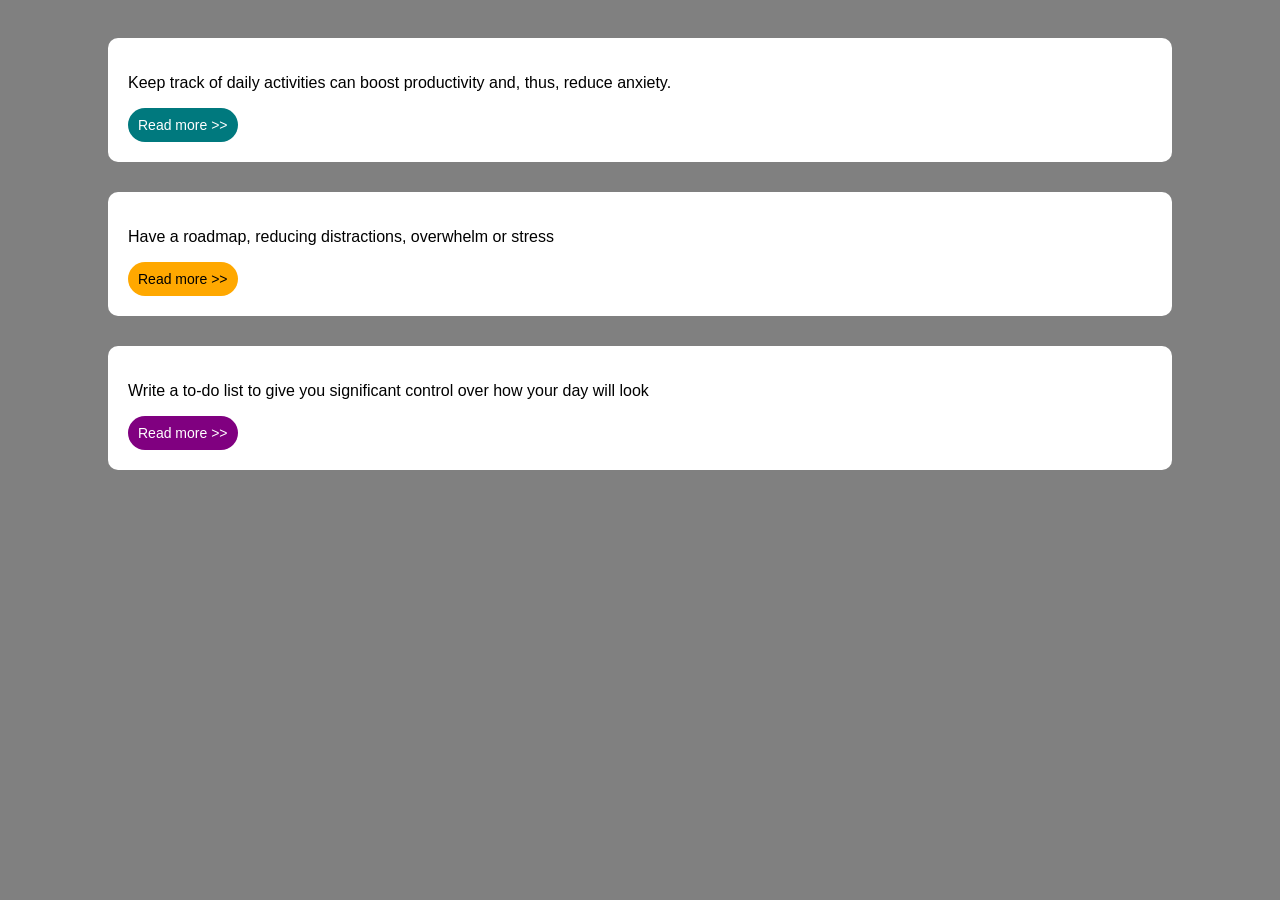
<file: EX-1/index.html>
<!DOCTYPE html>
<html lang="en">
<head>
    <meta charset="UTF-8">
    <meta http-equiv="X-UA-Compatible" content="IE=edge">
    <meta name="viewport" content="width=device-width, initial-scale=1.0">
    <link rel="stylesheet" href="style.css">
</head>
<body>

  <div class="card">
      <p>Keep track of daily activities can boost productivity and, thus, reduce anxiety.</p>
      <button class="btn cyan">Read more >></button>
  </div>
  <div class="card">
      <p>Have a roadmap, reducing distractions, overwhelm or stress</p>
      <button class="btn yellow">Read more >></button>
  </div>
  <div class="card">
      <p>Write a to-do list to give you significant control over how your day will look</p>
      <button class="btn purple">Read more >></button>
  </div>
</body>
</html>
</file>
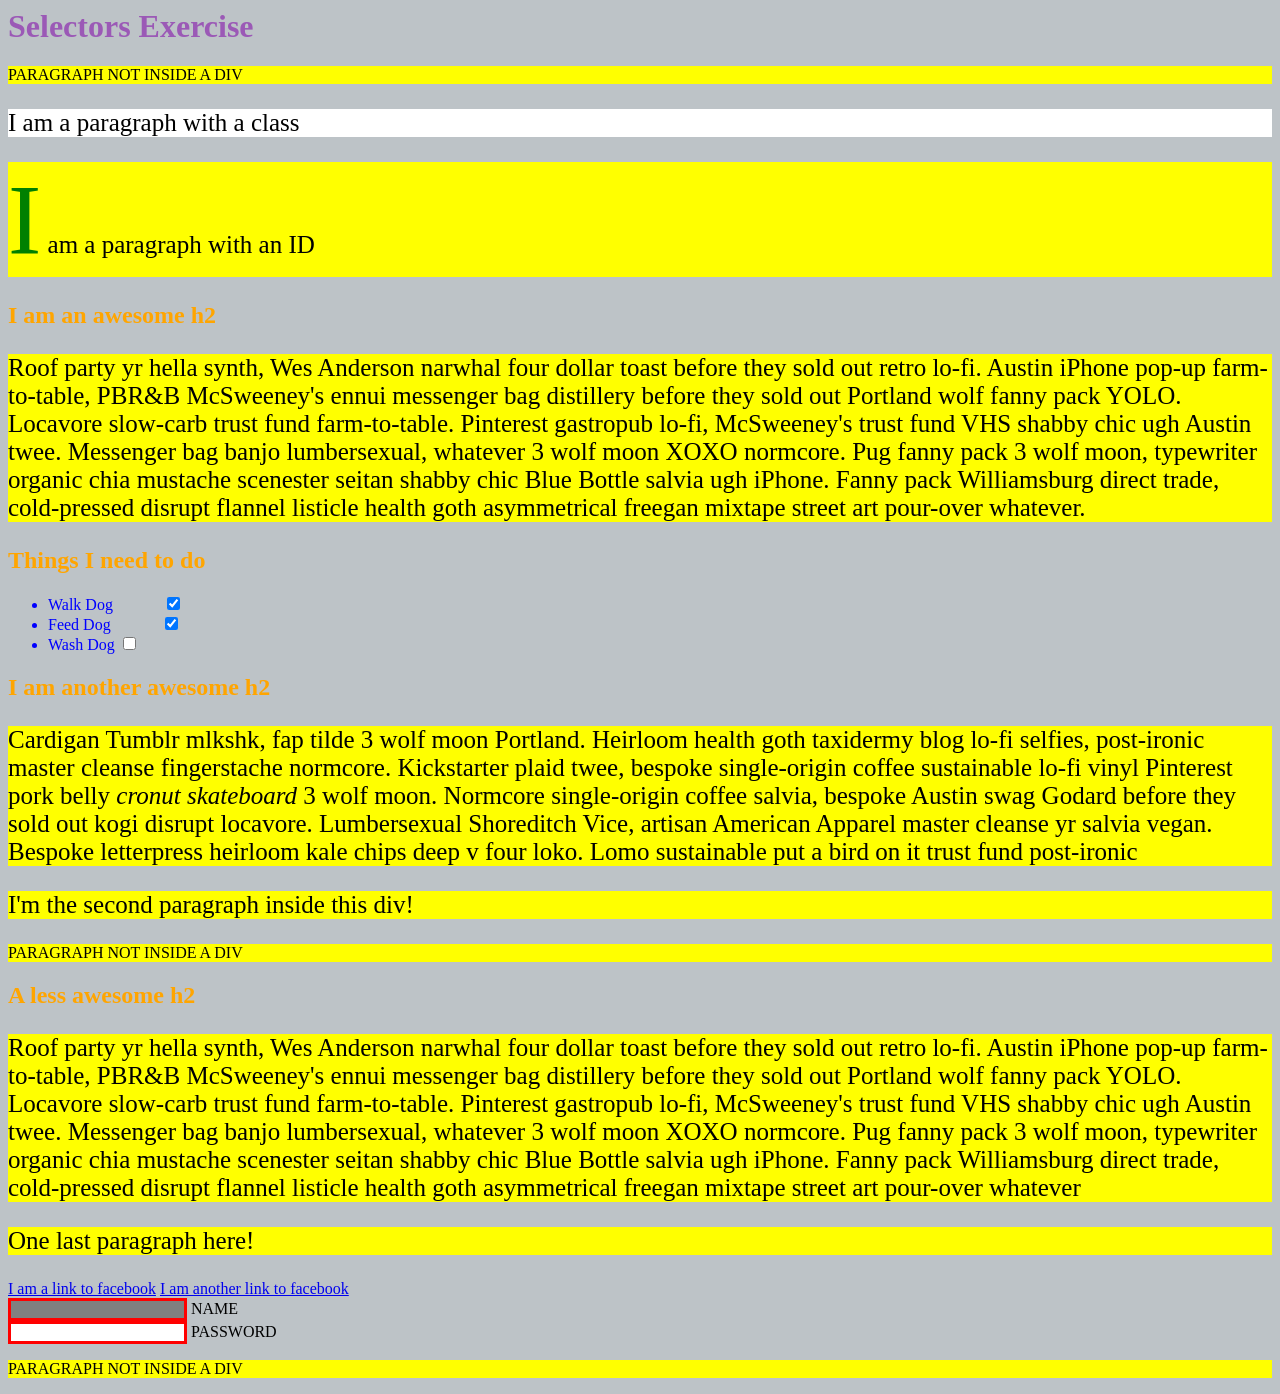
<file: EX-2/index.html>
<html>
  <head>
    <meta charset="UTF-8" />
    <title>Selectors Exercise</title>
    <link rel="stylesheet" type="text/css" href="selectors.css" />
  </head>
  <body>
    <h1>Selectors Exercise</h1>

    <p>PARAGRAPH NOT INSIDE A DIV</p>

    <div>
      <p class="hello">I am a paragraph with a class</p>
      <p id="special">I am a paragraph with an ID</p>

      <h2>I am an awesome h2</h2>

      <p>
        Roof party yr hella synth, Wes Anderson narwhal four dollar toast before
        they sold out retro lo-fi. Austin iPhone pop-up farm-to-table, PBR&B
        McSweeney's ennui messenger bag distillery before they sold out Portland
        wolf fanny pack YOLO. Locavore slow-carb trust fund farm-to-table.
        Pinterest gastropub lo-fi, McSweeney's trust fund VHS shabby chic ugh
        Austin twee. Messenger bag banjo lumbersexual, whatever 3 wolf moon XOXO
        normcore. Pug fanny pack 3 wolf moon, typewriter organic chia mustache
        scenester seitan shabby chic Blue Bottle salvia ugh iPhone. Fanny pack
        Williamsburg direct trade, cold-pressed disrupt flannel listicle health
        goth asymmetrical freegan mixtape street art pour-over whatever.
      </p>
    </div>

    <div>
      <h2>Things I need to do</h2>

      <ul>
        <li>Walk Dog <input type="checkbox" checked /></li>
        <li>Feed Dog <input type="checkbox" checked /></li>
        <li>Wash Dog <input type="checkbox" /></li>
      </ul>
    </div>

    <div>
      <h2>I am another awesome h2</h2>

      <p>
        Cardigan Tumblr mlkshk, fap tilde 3 wolf moon Portland. Heirloom health
        goth taxidermy blog lo-fi selfies, post-ironic master cleanse
        fingerstache normcore. Kickstarter plaid twee, bespoke single-origin
        coffee sustainable lo-fi vinyl Pinterest pork belly
        <em>cronut skateboard</em> 3 wolf moon. Normcore single-origin coffee
        salvia, bespoke Austin swag Godard before they sold out kogi disrupt
        locavore. Lumbersexual Shoreditch Vice, artisan American Apparel master
        cleanse yr salvia vegan. Bespoke letterpress heirloom kale chips deep v
        four loko. Lomo sustainable put a bird on it trust fund post-ironic
      </p>

      <p>I'm the second paragraph inside this div!</p>
    </div>

    <p>PARAGRAPH NOT INSIDE A DIV</p>

    <div>
      <h2>A less awesome h2</h2>

      <p>
        Roof party yr hella synth, Wes Anderson narwhal four dollar toast before
        they sold out retro lo-fi. Austin iPhone pop-up farm-to-table, PBR&B
        McSweeney's ennui messenger bag distillery before they sold out Portland
        wolf fanny pack YOLO. Locavore slow-carb trust fund farm-to-table.
        Pinterest gastropub lo-fi, McSweeney's trust fund VHS shabby chic ugh
        Austin twee. Messenger bag banjo lumbersexual, whatever 3 wolf moon XOXO
        normcore. Pug fanny pack 3 wolf moon, typewriter organic chia mustache
        scenester seitan shabby chic Blue Bottle salvia ugh iPhone. Fanny pack
        Williamsburg direct trade, cold-pressed disrupt flannel listicle health
        goth asymmetrical freegan mixtape street art pour-over whatever
      </p>

      <p>One last paragraph here!</p>

      <a href="https://www.facebook.com">I am a link to facebook</a>
      <a href="https://www.facebook.com">I am another link to facebook</a>
      <br />

      <input type="text" name="name" /><label> Name</label><br />
      <input type="password" name="password" /><label> Password</label><br />
    </div>

    <p>PARAGRAPH NOT INSIDE A DIV</p>
  </body>
</html>
</file>
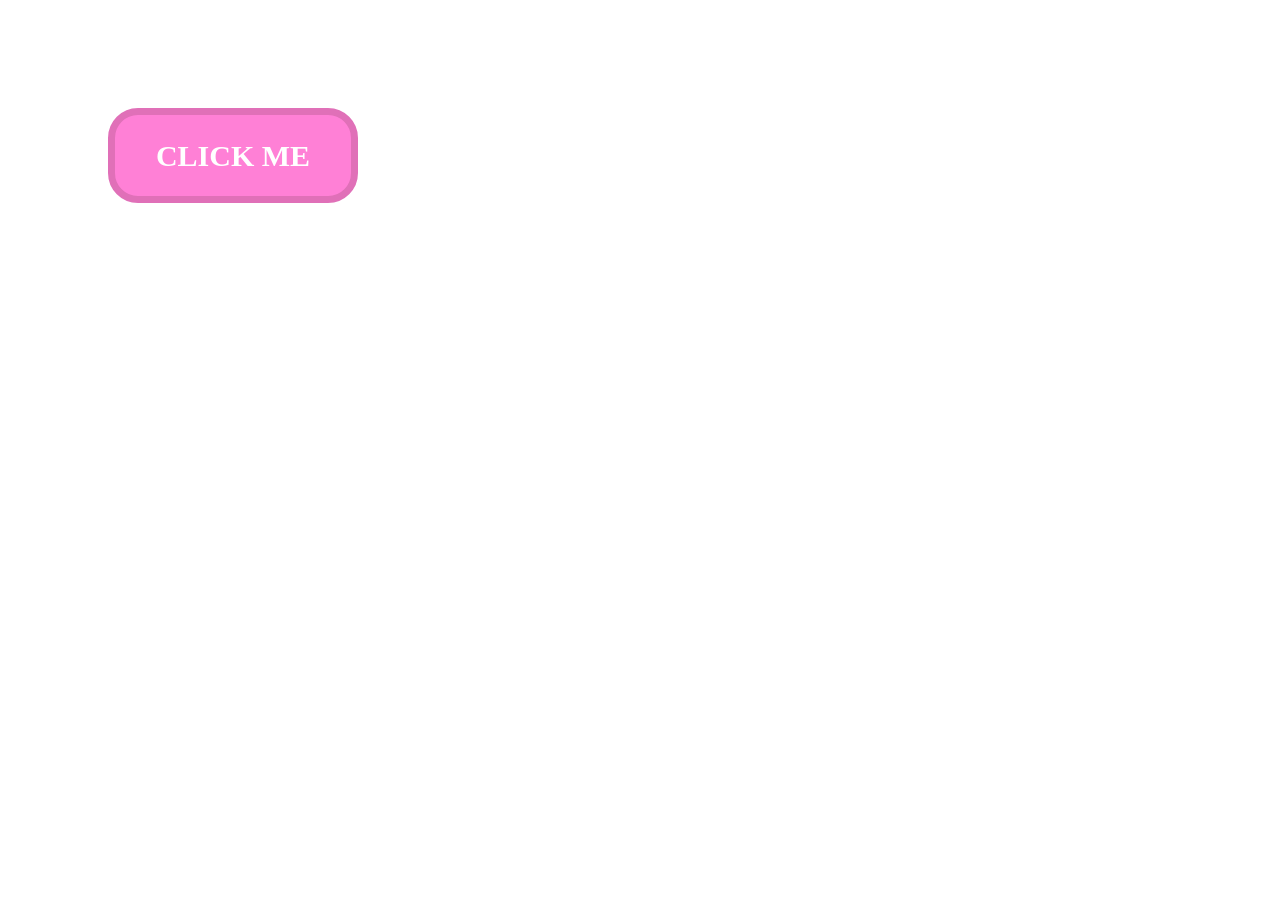
<file: EX-3/index.html>
<!DOCTYPE html>
<html lang="en">
  <head>
    <meta charset="UTF-8" />
    <link rel="stylesheet" type="text/css" href="style.css" />
  </head>
  <body>
    <button>Click me</button>
  </body>
</html>
</file>
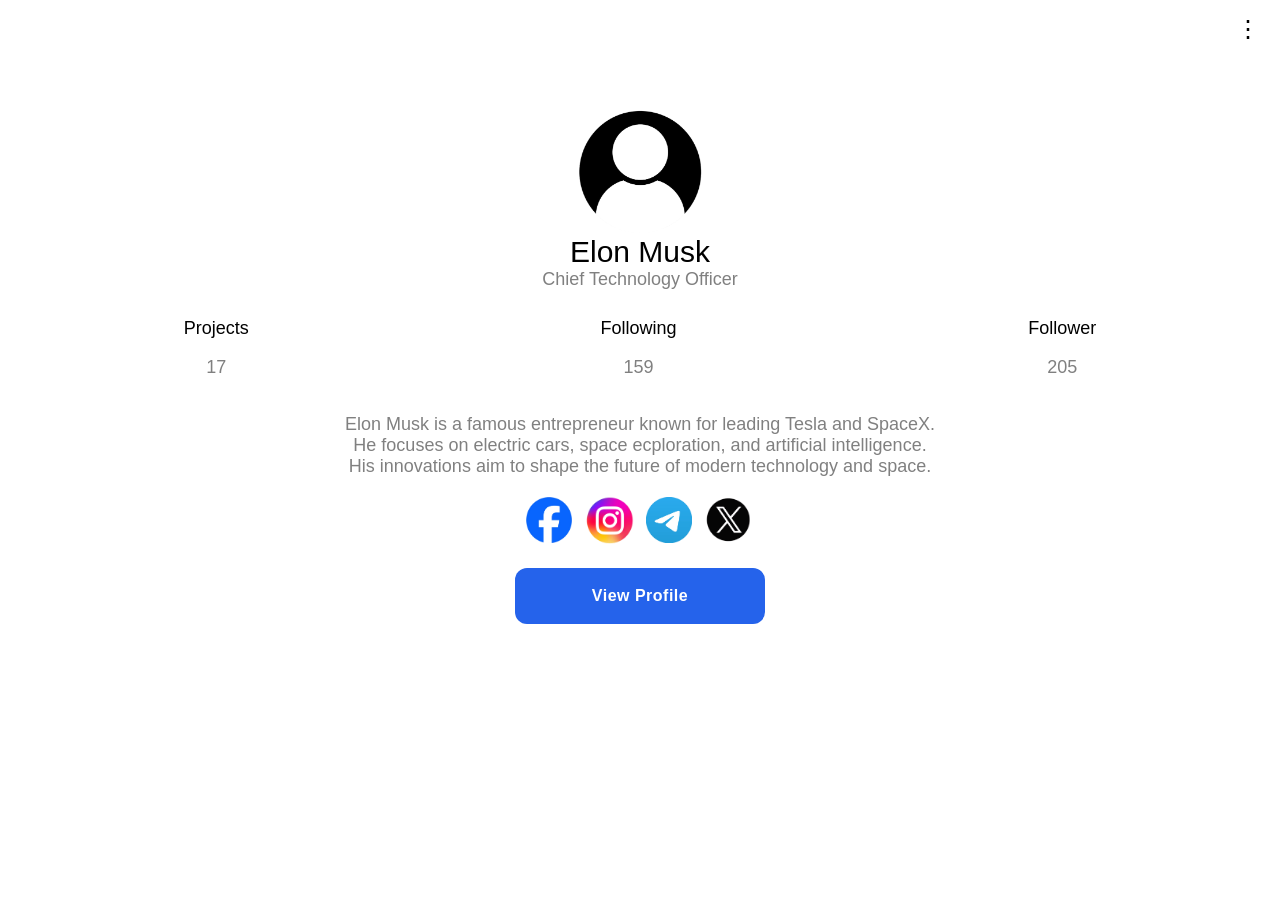
<file: EX-4/index.html>
<!DOCTYPE html>
<html lang="en">
<head>
    <meta charset="UTF-8">
    <link rel="stylesheet" type="text/css" href="style.css" />
</head>
<body>

    <button class="menu">&#8942</button>

    <div class="pfp">
        <img src="image/pfp.png" width="135px">
    </div>
    
    <div class="title">
        <p class="name">Elon Musk</p>
        <p class="job">Chief Technology Officer</p> 
    </div>

    <div class="stats">
        <div class="stat">
            <p class="topic">Projects</p>
            <p>17</p>
        </div>

        <div class="stat">
            <p class="topic">Following</p>
            <p>159</p>
        </div>

        <div class="stat">
            <p class="topic">Follower</p>
            <p>205</p>
        </div>
    </div>

    
    <p>
        Elon Musk is a famous entrepreneur known for leading Tesla and SpaceX.<br>
        He focuses on electric cars, space ecploration, and artificial intelligence.<br>
        His innovations aim to shape the future of modern technology and space.
    </p>
   

    <div class="contact">
        <button><img src="image/facebook.png" width="46px"></button>  
        <button><img src="image/instagram.png" width="50px"></button>
        <button><img src="image/telegram.png" width="46px"></button>
        <button><img src="image/x.png" width="50px"></button>
    </div>    

    <button class="viewprofile">View Profile</button>

</body>
</html>
</file>
<file: EX-1/style.css>
body {
    background-color: gray;
    font-family: sans-serif;
    padding-top: 30px;
}
.card {
    background-color: white;
    border-radius: 10px;
    padding: 20px;
    margin-left: 100px;
    margin-right: 100px;
    margin-bottom: 30px ;
}
.btn {
    padding: 9px 10px; 
    border-radius: 30px;
    border: none;
    font-size: 14px;
}
.cyan {
    background-color: #00797E;
    color: white;
}
.yellow {
    background-color: #FFA800;
    color: black;
}
.purple {
    background-color: #800080;
    color: white;
}
.btn:hover {                        /* when the mouse is over any element with class "btn" */
  cursor: pointer;                  /* mouse arrow turns into a hand */
}
</file>
<file: EX-2/selectors.css>
/* Style the HTML elements according to the following instructions. 
DO NOT ALTER THE EXISTING HTML TO DO THIS.  WRITE ONLY CSS!*/
 

/* MANDATORY CHALLENGES */

/* Give the <body> element a background of #bdc3c7*/
body {
    background-color: #bdc3c7;
}

/* Make the <h1> element #9b59b6*/
h1 {
    color: #9b59b6;
}

/* Make all <h2> elements orange */
h2 {
    color: orange;
}

/* Make all <li> elements blue(pick your own hexadecimal blue)*/ 
li {
    color: blue     
}

/*Change the background on every paragraph to be yellow*/
p {
    background-color: yellow;
}

/*Make all inputs have a 3px red border*/
input {
    border: 3px solid red;
}

/* Give everything with the class 'hello' a white background*/
.hello {
    background-color: white;
} 



/* BONUS CHALLENGES */
/*You may need to research some other selectors and properties*/

/* Make all the <p>'s that are nested inside of divs 25px font(font-size: 25px)*/
div p {
    font-size: 25px;
}

/* Make only inputs with type 'text' have a gray background*/
input[type="text"] {
    background-color: gray;
}

/* Make all "checked" checkboxes have a left margin of 50px(margin-left: 50px)*/
input[type="checkbox"]:checked {
  margin-left: 50px;
}

/* Make the <label> elements all UPPERCASE without changing the HTML(definitely look this one up*/
label {
    text-transform: uppercase;
}

/* Make the first letter of the element with id 'special' green and 100px font size(font-size: 100)*/
#special::first-letter {
  color: green;
  font-size: 100px;
}

/* Make the <h1> element's color change to blue when hovered over */
h1:hover {
    color: blue
}
</file>
<file: EX-3/style.css>
/* TODO */
button {
    width: 250px;
    height: 95px;
    margin: 100px 100px;
    border-radius: 30px;
    border: 7px solid #E070B8;
    background-color: #FF80D6;
    font-size: 30px;
    font-family: Cambria, Cochin, Georgia, Times, 'Times New Roman', serif;
    font-weight: bold;
    color: white;
    text-transform: uppercase;

}
button:hover {
    cursor: pointer;
    border: 7px solid #723A5E;
    background-color: #AD5589;
}
</file>
<file: EX-4/style.css>
body {
    font-family: 'Lucida Sans', 'Lucida Sans Regular', 'Lucida Grande', 'Lucida Sans Unicode', Geneva, Verdana, sans-serif;
    font-size: 18px;
    color: gray;
}

p {
    text-align: center;
}

button {
    border: none;
    background: none;
    cursor: pointer;
}

.menu {
    position: absolute;
    font-size: 24px;
    color: black;
    top: 14px; 
    right: 14px;
}

.pfp {
    display: flex;
    justify-content: center;
    margin-top: 100px;
}

.name {
    font-size: 30px;
    margin: 0px;
    color: black;
}

.job {
    margin: 0px 0px 10px;

}

.stats {
    display: flex;
    justify-content: space-around;
}

.topic {
    color: black;
}

.contact {
    display: flex;
    justify-content: center;
}

.viewprofile {
    width: 250px;
    height: 56px;
    border: none;                        
    border-radius: 12px;                  
    background-color: #2563EB;            
    display: block;
    margin: 20px auto;                   
    font-size: 16px;
    font-weight: 600;
    letter-spacing: 0.5px;                
    color: #FFFFFF;
    box-sizing: border-box;
    transition: all 0.2s ease;
}

.viewprofile:hover {
    background-color: #1c46bc;            /* darker blue */
    transform: translateY(-5px);          /* lifts up slightly */
}

.menu:hover {
    color: gray;
}
</file>
